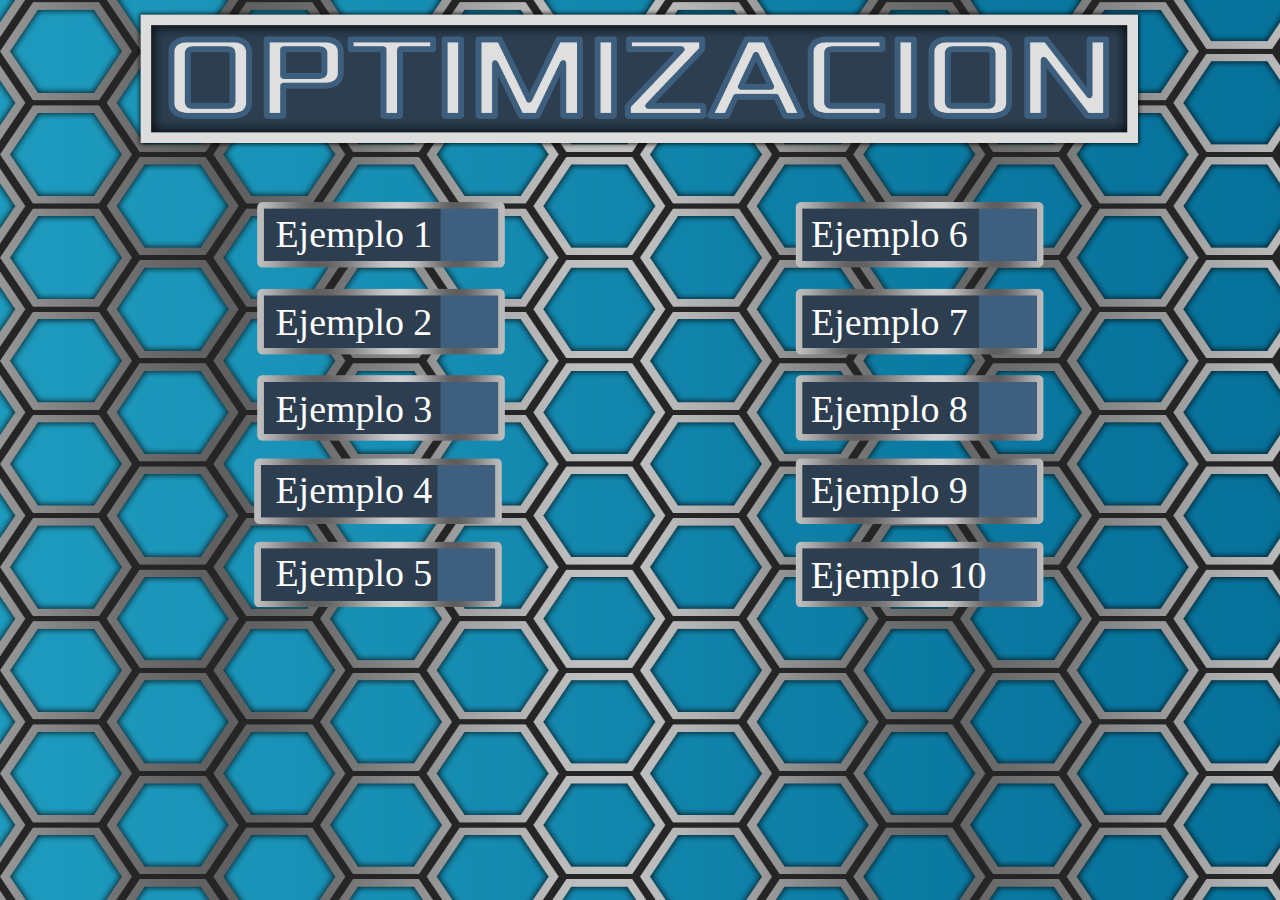
<file: index.html>
<!DOCTYPE html>
<html lang="en">

<head>
    <title></title>
    <meta charset="UTF-8">
    <meta name="viewport" content="width=device-width, initial-scale=1">
    <style>
        @font-face {
            font-family: "Shine";
            src: url('./common_resources/Xolonium-Regular.ttf') format("truetype");
        }
        body {
            background-repeat: round;
            background-image: url("./common_resources/fondo.png")
        }
        svg
        {
            width: 80%;
        }
        text{
            cursor: pointer;
        }
    </style>
</head>

<body><center>
    <svg xmlns="http://www.w3.org/2000/svg" xmlns:xlink="http://www.w3.org/1999/xlink" viewBox="0 0 1699 1007">
        <defs>
            <style>
                .cls-1 {
                    font-size: 63.69px;
                    fill: #fff;
                    font-family: Xolonium, Xolonium
                }
            </style>
            <image id="image" width="416" height="110" xlink:href="[data-uri]"
            />
        </defs>
        <title>
            MenuSVG_2
        </title>
        <g id="Capa_2" data-name="Capa 2">
            <g id="Formas">
                <g id="F_RectOpti_Imagen" data-name="F_RectOpti Imagen">
                    <image id="F_RectOpti_Imagen-2" width="1699" height="239" data-name="F_RectOpti Imagen" xlink:href="[data-uri]"
                    />
                </g>
                <g id="Ejemplos">
                    <g id="F_RectEj1_Imagen" data-name="F_RectEj1 Imagen">
                        <image id="F_RectEj1_Imagen-2" width="416" height="110" data-name="F_RectEj1 Imagen" transform="translate(207 326)" xlink:href="[data-uri]"
                        />
                    </g>
                    <g id="F_RectEj2_Imagen" data-name="F_RectEj2 Imagen">
                        <image id="F_RectEj2_Imagen-2" width="416" height="110" data-name="F_RectEj2 Imagen" transform="translate(207 472)" xlink:href="[data-uri]"
                        />
                    </g>
                    <g id="F_RectEj3_Imagen" data-name="F_RectEj3 Imagen">
                        <image id="F_RectEj3_Imagen-2" width="416" height="110" data-name="F_RectEj3 Imagen" transform="translate(207 617)" xlink:href="[data-uri]"
                        />
                    </g>
                    <g id="F_RectEj6_Imagen" data-name="F_RectEj6 Imagen">
                        <image id="F_RectEj6_Imagen-2" width="416" height="110" data-name="F_RectEj6 Imagen" transform="translate(1112 326)" xlink:href="[data-uri]"
                        />
                    </g>
                    <g id="F_RectEj7_Imagen" data-name="F_RectEj7 Imagen">
                        <image id="F_RectEj7_Imagen-2" width="416" height="110" data-name="F_RectEj7 Imagen" transform="translate(1112 472)" xlink:href="[data-uri]"
                        />
                    </g>
                    <g id="F_RectEj8_Imagen" data-name="F_RectEj8 Imagen">
                        <use id="F_RectEj8_Imagen-2" data-name="F_RectEj8 Imagen" transform="translate(1112 617)" xlink:href="#image" />
                    </g>
                    <g id="F_RectEj9_Imagen" data-name="F_RectEj9 Imagen">
                        <use id="F_RectEj9_Imagen-2" data-name="F_RectEj9 Imagen" transform="translate(1112 757)" xlink:href="#image" />
                    </g>
                    <g id="F_RectEj10_Imagen" data-name="F_RectEj10 Imagen">
                        <use id="F_RectEj10_Imagen-2" data-name="F_RectEj10 Imagen" transform="translate(1112 897)" xlink:href="#image" />
                    </g>
                    <g id="F_RectEj4_Imagen" data-name="F_RectEj4 Imagen">
                        <use id="F_RectEj4_Imagen-2" data-name="F_RectEj4 Imagen" transform="translate(202 757)" xlink:href="#image" />
                    </g>
                    <g id="F_RectEj5_Imagen" data-name="F_RectEj5 Imagen">
                        <use id="F_RectEj5_Imagen-2" data-name="F_RectEj5 Imagen" transform="translate(202 897)" xlink:href="#image" />
                    </g>
                </g>
            </g>
            <g id="Texto">
                <g id="OPTIMIZACION_Imagen" data-name="OPTIMIZACION Imagen">
                    <image id="OPTIMIZACION_Imagen-2" width="1586" height="143" data-name="OPTIMIZACION Imagen" transform="translate(55 45)"
                        xlink:href="[data-uri]"
                    />
                </g>
                <text id="Ejemplo1" class="cls-1" data-name="Ejemplo 1" transform="translate(237.71 401.41)">
                    <tspan>Ejemplo 1</tspan>
                </text>
                <text id="Ejemplo2" class="cls-1" data-name="Ejemplo 2" transform="translate(237.71 549.71)">
                    <tspan>Ejemplo 2</tspan>
                </text>
                <text id="Ejemplo3" class="cls-1" data-name="Ejemplo 3" transform="translate(237.71 695.79)">
                    <tspan>Ejemplo 3</tspan>
                </text>
                <text id="Ejemplo4" class="cls-1" data-name="Ejemplo 4" transform="translate(237.71 831.79)">
                    <tspan>Ejemplo 4</tspan>
                </text>
                <text id="Ejemplo5" class="cls-1" data-name="Ejemplo 5" transform="translate(237.71 971.79)">
                    <tspan>Ejemplo 5</tspan>
                </text>
                <text id="Ejemplo6" class="cls-1" data-name="Ejemplo 6" transform="translate(1137.52 401.41)">
                    <tspan>Ejemplo 6</tspan>
                </text>
                <text id="Ejemplo7" class="cls-1" data-name="Ejemplo 7" transform="translate(1137.52 549.71)">
                    <tspan>Ejemplo 7</tspan>
                </text>
                <text id="Ejemplo8" class="cls-1" data-name="Ejemplo 8" transform="translate(1137.52 695.79)">
                    <tspan>Ejemplo 8</tspan>
                </text>
                <text id="Ejemplo9" class="cls-1" data-name="Ejemplo 9" transform="translate(1137.52 831.79)">
                    <tspan>Ejemplo 9</tspan>
                </text>
                <text id="Ejemplo10" class="cls-1" data-name="Ejemplo 10" transform="translate(1137.09 973.79)">
                    Ejemplo 10
                </text>
            </g>
        </g>
    </svg></center>
    <script type="text/javascript" src="./common_resources/jquery-3.2.1.js"></script>
    <script>
        $(document).ready(function()
        {
            for(var i = 1; i<= 10; i++)
            {
                $("#Ejemplo" + i.toString()).click(function(){
                    window.location.href = $(this).attr("id").toString() + "/index.html";
                });
            }
        });
    </script>
</body>


</html>
</file>
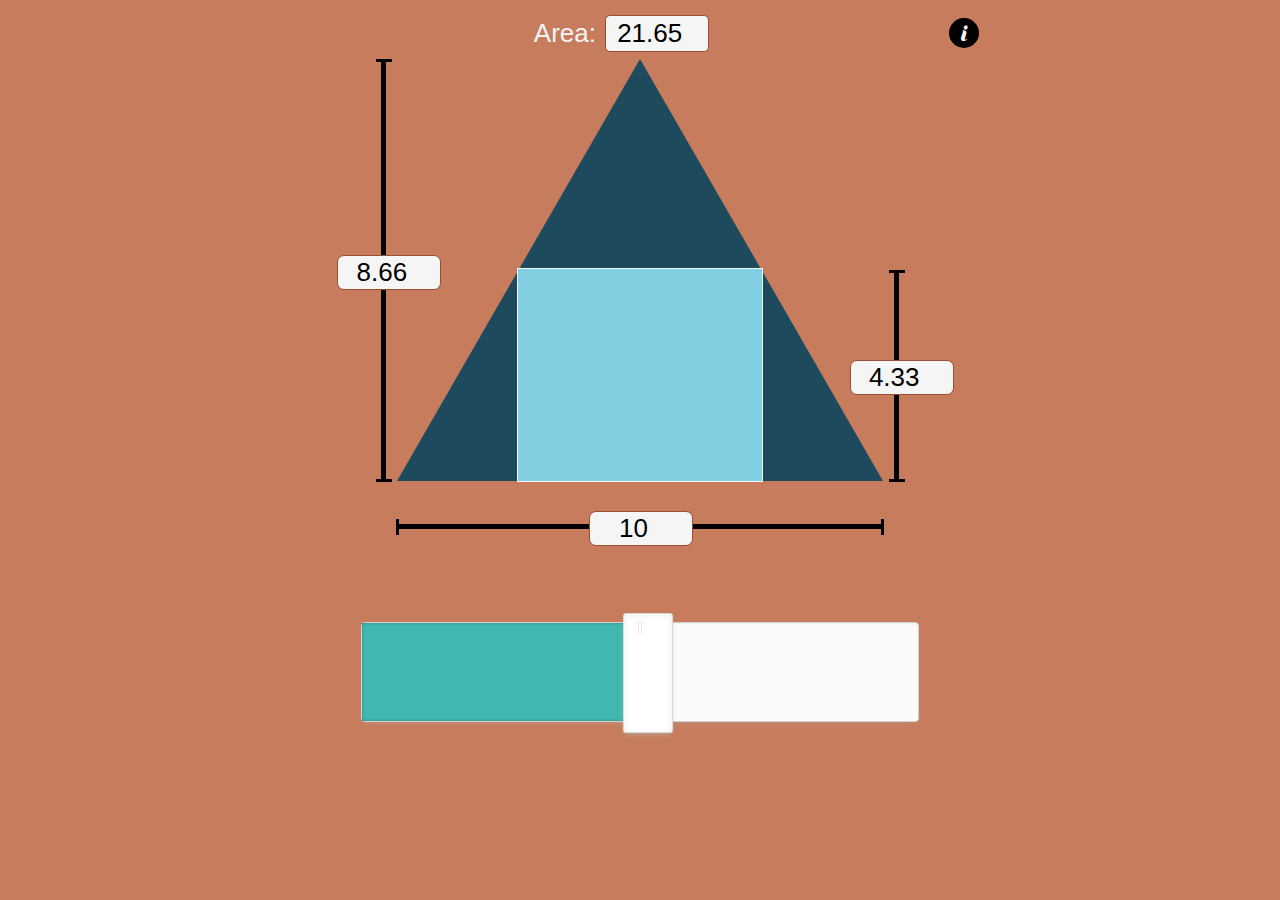
<file: Ejemplo1/index.html>
<html>
    <head>
        <meta charset="utf-8">
            <meta content="width=device-width, initial-scale=1, user-scalable=0" name="viewport">
                <link href="../common_resources/nouislider.css" rel="stylesheet" type="text/css"/>
                <link href="style.css" rel="stylesheet" type="text/css"/>
            </meta>
        </meta>
    </head>
    <body>
        <div class="container">
            <div class="description" id="description">
                Encuentre las dimensiones del rectángulo de mayor área que puede ser inscrito en un triángulo equilátero de lado
                <i>
                    L
                </i>
                si uno de los lados del rectángulo se encuentra sobre la base del triángulo.
            </div>
            <div class="infoCircle" id="infoCircle">
                <div class="info">
                    i
                </div>
            </div>
            <div class="area data">
                <label for="area">
                    Area:
                </label>
                <input id="area" step="0.02" type="number" value="0.0"/>
            </div>
            <div class="square">
                <div class="rectangle">
                </div>
                <div class="triangle">
                </div>
                <div class="verticall">
                    <div class="minihorizontaltop">
                    </div>
                    <div class="rheight">
                        <input id="rheight" size="3" step="0.02" type="number"/>
                    </div>
                    <div class="minihorizontalbottom">
                    </div>
                </div>
                <div class="horizontall">
                    <div class="miniverticalleft">
                    </div>
                    <div class="tlado">
                        <input id="tlado" min="0.01" step="0.02" type="number" value="10"/>
                    </div>
                    <div class="miniverticalright">
                    </div>
                </div>
                <div class="verticall2">
                    <div class="minihorizontaltop">
                    </div>
                    <div class="rheight">
                        <input id="theight" size="3" step="0.02" type="number"/>
                    </div>
                    <div class="minihorizontalbottom">
                    </div>
                </div>
            </div>
            <div class="myrangeslider" id="slider">
            </div>
        </div>
        <!--scripts-->
        <script src="../common_resources/jquery-3.2.1.js" type="text/javascript">
        </script>
        <script src="../common_resources/nouislider.js" type="text/javascript">
        </script>
        <script src="logic.js" type="text/javascript">
        </script>
    </body>
</html>
</file>
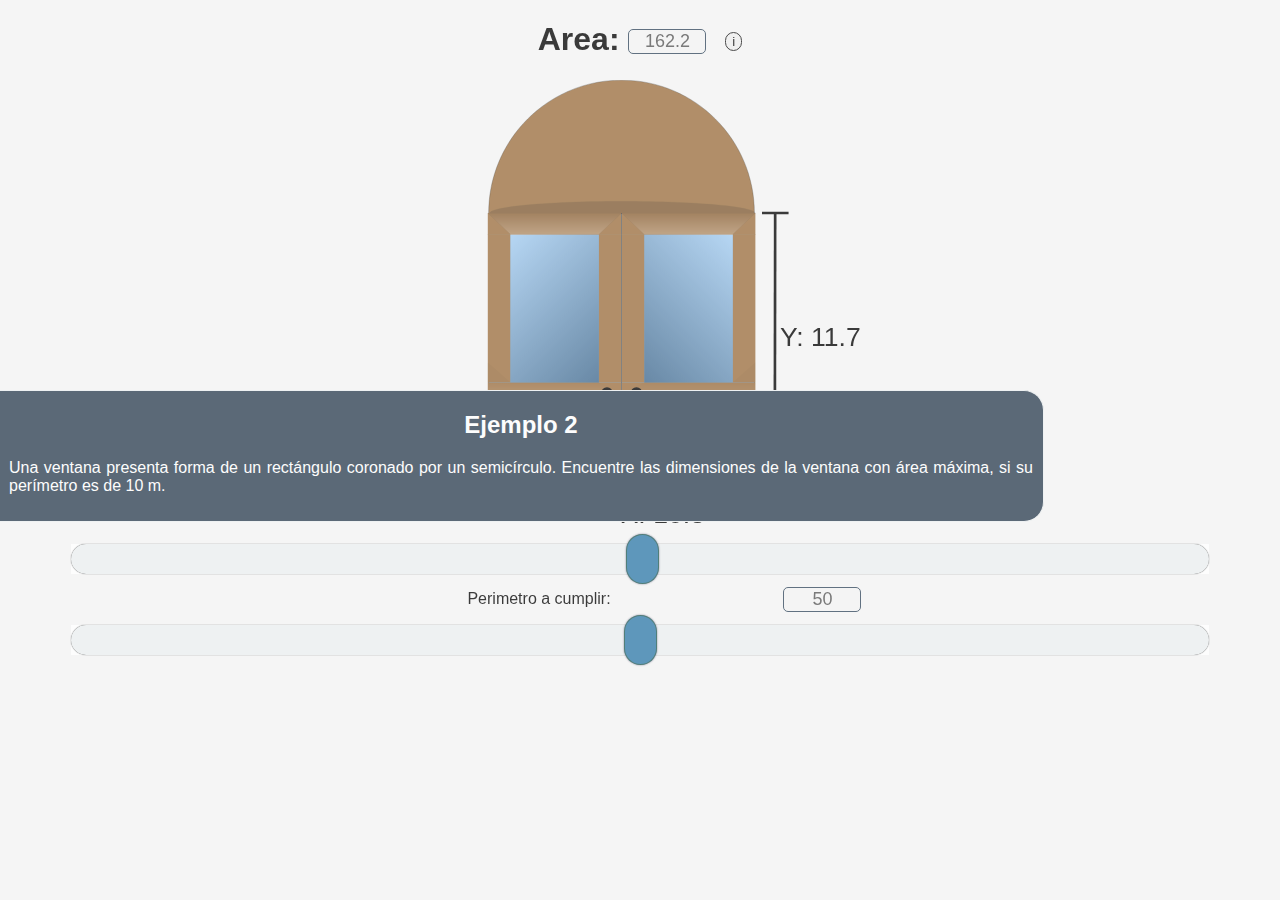
<file: Ejemplo2/index.html>
<!DOCTYPE html>
<html lang="es">

<head>
    <title></title>
    <meta charset="UTF-8">
    <meta name="viewport" content="width=device-width, initial-scale=1">
    <link rel="stylesheet" type="text/css" href="style.css">
    <link rel="stylesheet" type="text/css" href="style_svg.css">
    <link rel="stylesheet" type="text/css" href="../common_resources/nouislider.css" />

</head>

<body >
    <h1>Area:  <input style="vertical-align: middle" type="text" disabled id="area" />
        <button id="infoBtn" class="info">i</button>
    </h1>
    <div id="infoBox">
        <h2>Ejemplo 2</h2>
        <p>
            Una ventana presenta forma de un rectángulo coronado por un semicírculo. Encuentre las
            dimensiones de la ventana con área máxima, si su perímetro es de 10 m.
        </p>
    </div>
    <svg id="mySVG" xmlns="http://www.w3.org/2000/svg" xmlns:xlink="http://www.w3.org/1999/xlink" viewBox="0 0 1161.59 1693.5">
        <defs>

            <linearGradient id="Degradado_sin_nombre_23" x1="36.75" y1="636.75" x2="482.25" y2="1082.25" gradientUnits="userSpaceOnUse">
                <stop offset="0" stop-color="#fff" />
                <stop offset="1" />
            </linearGradient>
            <linearGradient id="Degradado_sin_nombre_23-2" x1="121.75" y1="1182.75" x2="398.25" y2="1459.25" xlink:href="#Degradado_sin_nombre_23"
            />
            <linearGradient id="Degradado_sin_nombre_44" x1="260" y1="1064" x2="260" y2="1273.1" gradientUnits="userSpaceOnUse">
                <stop offset="0.34" stop-color="#42210b" />
                <stop offset="0.52" stop-color="#fff" />
                <stop offset="0.73" stop-color="#42210b" />
            </linearGradient>
            <linearGradient id="Degradado_sin_nombre_30" x1="261.25" y1="1421" x2="261.25" y2="1503" gradientUnits="userSpaceOnUse">
                <stop offset="0" stop-color="#fff" />
                <stop offset="1" stop-color="#42210b" />
            </linearGradient>
            <linearGradient id="Degradado_sin_nombre_30-2" x1="259.75" y1="581" x2="259.75" y2="501" xlink:href="#Degradado_sin_nombre_30"
            />
            <linearGradient id="Degradado_sin_nombre_23-3" x1="532.25" y1="636.75" x2="977.75" y2="1082.25" gradientTransform="matrix(1, 0, 0, -1, 8.5, 1719)"
                xlink:href="#Degradado_sin_nombre_23" />
            <linearGradient id="Degradado_sin_nombre_23-4" x1="617.25" y1="1182.75" x2="893.75" y2="1459.25" gradientTransform="matrix(1, 0, 0, -1, 7.5, 2642)"
                xlink:href="#Degradado_sin_nombre_23" />
            <linearGradient id="Degradado_sin_nombre_71" x1="755.5" y1="1064" x2="755.5" y2="1302" gradientTransform="matrix(-1, 0, 0, 1, 1518.5, 0)"
                gradientUnits="userSpaceOnUse">
                <stop offset="0.3" stop-color="#42210b" />
                <stop offset="0.53" stop-color="#f7f6f5" />
                <stop offset="0.75" stop-color="#42210b" />
            </linearGradient>
            <linearGradient id="Degradado_sin_nombre_30-3" x1="756.75" y1="1421" x2="756.75" y2="1503" gradientTransform="matrix(-1, 0, 0, 1, 1518.5, 0)"
                xlink:href="#Degradado_sin_nombre_30" />
            <linearGradient id="Degradado_sin_nombre_30-4" x1="755.25" y1="581" x2="755.25" y2="501" gradientTransform="matrix(-1, 0, 0, 1, 1518.5, 0)"
                xlink:href="#Degradado_sin_nombre_30" />
        </defs>
        <title>Recurso 1</title>
        <g id="Capa_2" data-name="Capa 2">
            <g id="Capa_1-2" data-name="Capa 1">
                <g id="Ventana">
                    <g id="VentanaBot">
                        <polyline id="Rectangulo" class="cls-1" points="11.5 501.5 11.5 1503 1011.5 1503 1011.5 501.5" />
                        <g id="RectanguloIzq">
                            <g id="Solids">
                                <rect id="background" class="cls-2" x="11.5" y="502" width="500" height="1001" />
                                <rect id="SolidTop" class="cls-3" x="8" y="500.5" width="503" height="82" />
                                <rect id="SolidTopLeft" class="cls-3" x="8" y="580.5" width="85" height="558" />
                                <rect id="SolidTopRight" class="cls-3" x="426" y="580.5" width="85" height="558" />
                                <rect id="SolidMid" class="cls-3" x="8" y="1138.5" width="503" height="82" />
                                <rect id="SolidBotLeft" class="cls-3" x="8" y="1220.5" width="75" height="282" />
                                <rect id="SolidBotRight" class="cls-3" x="436" y="1220.5" width="75" height="282" />
                                <rect id="SolidBot" class="cls-3" x="10" y="1420.5" width="503" height="82" />
                            </g>
                            <g id="Shadows">
                                <rect id="ShadowGlassTop" class="cls-4" x="93" y="580.5" width="333" height="558" />
                                <rect id="ShadowGlassBot" class="cls-5" x="83.5" y="1221" width="353" height="200" />
                                <polygon id="ShadowMid" class="cls-6" points="8.5 1064 93.5 1139 426.5 1139 511.5 1180 436.5 1221 83.5 1221 8.5 1273.1 8.5 1064"
                                />
                                <polygon id="ShadowBot" class="cls-7" points="9.75 1503 83.25 1421 436.25 1421 512.75 1503 9.75 1503" />
                                <polygon id="ShadowTop" class="cls-8" points="8.25 501 93.25 581 426.25 581 511.25 501 8.25 501" />
                            </g>
                            <circle id="PerillaIzq" class="cls-9" cx="456.5" cy="1179" r="20" />
                        </g>
                        <g id="RectanguloDer">
                            <g id="Solids-2" data-name="Solids">
                                <rect id="background-2" data-name="background" class="cls-2" x="511.5" y="502" width="500" height="1001" transform="translate(1523 2005) rotate(-180)"
                                />
                                <rect id="SolidTop-2" data-name="SolidTop" class="cls-3" x="512" y="500.5" width="503" height="82" transform="translate(1527 1083) rotate(-180)"
                                />
                                <rect id="SolidTopLeft-2" data-name="SolidTopLeft" class="cls-3" x="930" y="580.5" width="85" height="558" transform="translate(1945 1719) rotate(-180)"
                                />
                                <rect id="SolidTopRight-2" data-name="SolidTopRight" class="cls-3" x="512" y="580.5" width="85" height="558" transform="translate(1109 1719) rotate(-180)"
                                />
                                <rect id="SolidMid-2" data-name="SolidMid" class="cls-3" x="512" y="1138.5" width="503" height="82" transform="translate(1527 2359) rotate(-180)"
                                />
                                <rect id="SolidBotLeft-2" data-name="SolidBotLeft" class="cls-3" x="940" y="1220.5" width="75" height="282" transform="translate(1955 2723) rotate(-180)"
                                />
                                <rect id="SolidBotRight-2" data-name="SolidBotRight" class="cls-3" x="512" y="1220.5" width="75" height="282" transform="translate(1099 2723) rotate(-180)"
                                />
                                <rect id="SolidBot-2" data-name="SolidBot" class="cls-3" x="510" y="1420.5" width="503" height="82" transform="translate(1523 2923) rotate(-180)"
                                />
                            </g>
                            <g id="Shadows-2" data-name="Shadows">
                                <rect id="ShadowGlassTop-2" data-name="ShadowGlassTop" class="cls-10" x="597" y="580.5" width="333" height="558" transform="translate(1527 1719) rotate(-180)"
                                />
                                <rect id="ShadowGlassBot-2" data-name="ShadowGlassBot" class="cls-11" x="586.5" y="1221" width="353" height="200" transform="translate(1526 2642) rotate(-180)"
                                />
                                <polygon id="ShadowMid-2" data-name="ShadowMid" class="cls-12" points="1014.5 1064 929.5 1139 596.5 1139 511.5 1180 586.5 1221 939.5 1221 1014.5 1302 1014.5 1064"
                                />
                                <polygon id="ShadowBot-2" data-name="ShadowBot" class="cls-13" points="1013.25 1503 939.75 1421 586.75 1421 510.25 1503 1013.25 1503"
                                />
                                <polygon id="ShadowTop-2" data-name="ShadowTop" class="cls-14" points="1014.75 501 929.75 581 596.75 581 511.75 501 1014.75 501"
                                />
                            </g>
                            <circle id="PerillaDer" class="cls-9" cx="567.5" cy="1179" r="20" />
                        </g>
                    </g>
                    <g id="SemiCirculo">
                        <path id="Background-3" data-name="Background" class="cls-15" d="M1011.25,500.5c0-276.14-223.86-500-500-500s-500,223.86-500,500"
                        />
                        <path id="Shadow" class="cls-16" d="M1014.75,501.56c0-24.95-223.86-45.17-500-45.17s-500,20.23-500,45.17" />
                    </g>
                </g>
                <g id="Acotaciones">
                    <g id="AcotX">
                        <line id="lineX" class="cls-17" x1="1008" y1="1577.5" x2="8" y2="1577.5" />
                        <line id="Izq" class="cls-17" x1="5" y1="1527.5" x2="5" y2="1627.5" />
                        <line id="Der" class="cls-17" x1="1007" y1="1527.5" x2="1007" y2="1627.5" />
                        <text class="cls-18" transform="translate(508 1668.5)">X: <tspan id="lbl_x"></tspan> </text>
                    </g>
                    <g id="AcotY">
                        <line id="lineY" class="cls-17" x1="1088" y1="1503.5" x2="1089.47" y2="503.5" />
                        <line id="Top" class="cls-17" x1="1140" y1="500.5" x2="1040" y2="500.35" />
                        <line id="Abajo" class="cls-17" x1="1138" y1="1502.5" x2="1038" y2="1502.35" />
                        <text class="cls-18" transform="translate(1107.49 1000.5)">Y: <tspan id="lbl_y"> </tspan></text>
                    </g>
                </g>
            </g>
        </g>
    </svg>
    <div id="controls">
        <div>
            <input class="slider" min="1" max="19.5" step="0.1" type="range" id="mySlider_x" />
        </div>
        <table>
            <tr>
                <td>
                    <label for="mySlider_per">Perimetro a cumplir: </label>
                </td>
                <td>
                    <input type="text" id="input_per" disabled />
                </td>
            </tr>
        </table>
        <div> 
            <input class="slider" min="0" max="100" step="0.1" type="range" id="mySlider_per" />
        </div>
    </div>
</body>
<!--scripts-->
<script type="text/javascript" src="../common_resources/jquery-3.2.1.js"></script>
<script type="text/javascript" src="../common_resources/nouislider.js"></script>
<script type="text/javascript" src="logic.js"></script>

</html>
</file>
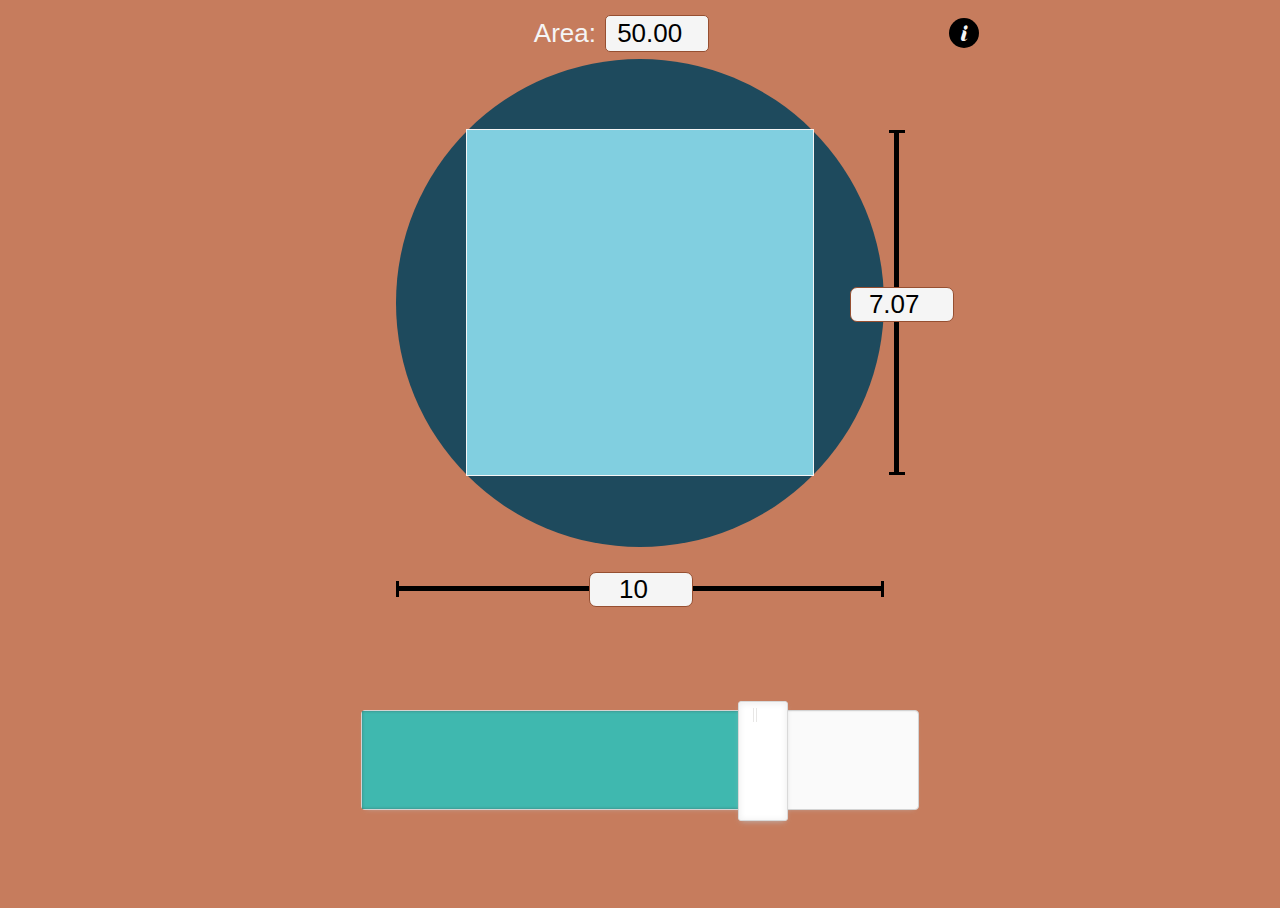
<file: Ejemplo3/index.html>
<html>
    <head>
        <meta charset="utf-8">
            <meta content="width=device-width, initial-scale=1, user-scalable=0" name="viewport">
                <link href="../common_resources/nouislider.css" rel="stylesheet" type="text/css"/>
                <link href="style.css" rel="stylesheet" type="text/css"/>
            </meta>
        </meta>
    </head>
    <body>
        <div class="container">
            <div class="description" id="description">
                Encuentre las dimensiones del rectángulo de mayor área que puede ser inscrito en un circulo de diametro.
                <i>
                    D
                </i>
            </div>
            <div class="infoCircle" id="infoCircle">
                <div class="info">
                    i
                </div>
            </div>
            <div class="area data">
                <label for="area">
                    Area:
                </label>
                <input id="area" step="0.02" type="number" value="0.0"/>
            </div>
            <div class="square">
                <div class="rectangle">
                </div>
                <div class="circle">
                </div>
                <div class="verticall">
                    <div class="minihorizontaltop">
                    </div>
                    <div class="rheight">
                        <input id="rheight" size="3" step="0.02" type="number"/>
                    </div>
                    <div class="minihorizontalbottom">
                    </div>
                </div>
                <div class="horizontall">
                    <div class="miniverticalleft">
                    </div>
                    <div class="tlado">
                        <input id="tlado" min="0.01" step="0.02" type="number" value="10"/>
                    </div>
                    <div class="miniverticalright">
                    </div>
                </div>
            </div>
            <div class="myrangeslider" id="slider">
            </div>
        </div>
        <!--scripts-->
        <script src="../common_resources/jquery-3.2.1.js" type="text/javascript">
        </script>
        <script src="../common_resources/nouislider.js" type="text/javascript">
        </script>
        <script src="logic.js" type="text/javascript">
        </script>
    </body>
</html>
</file>
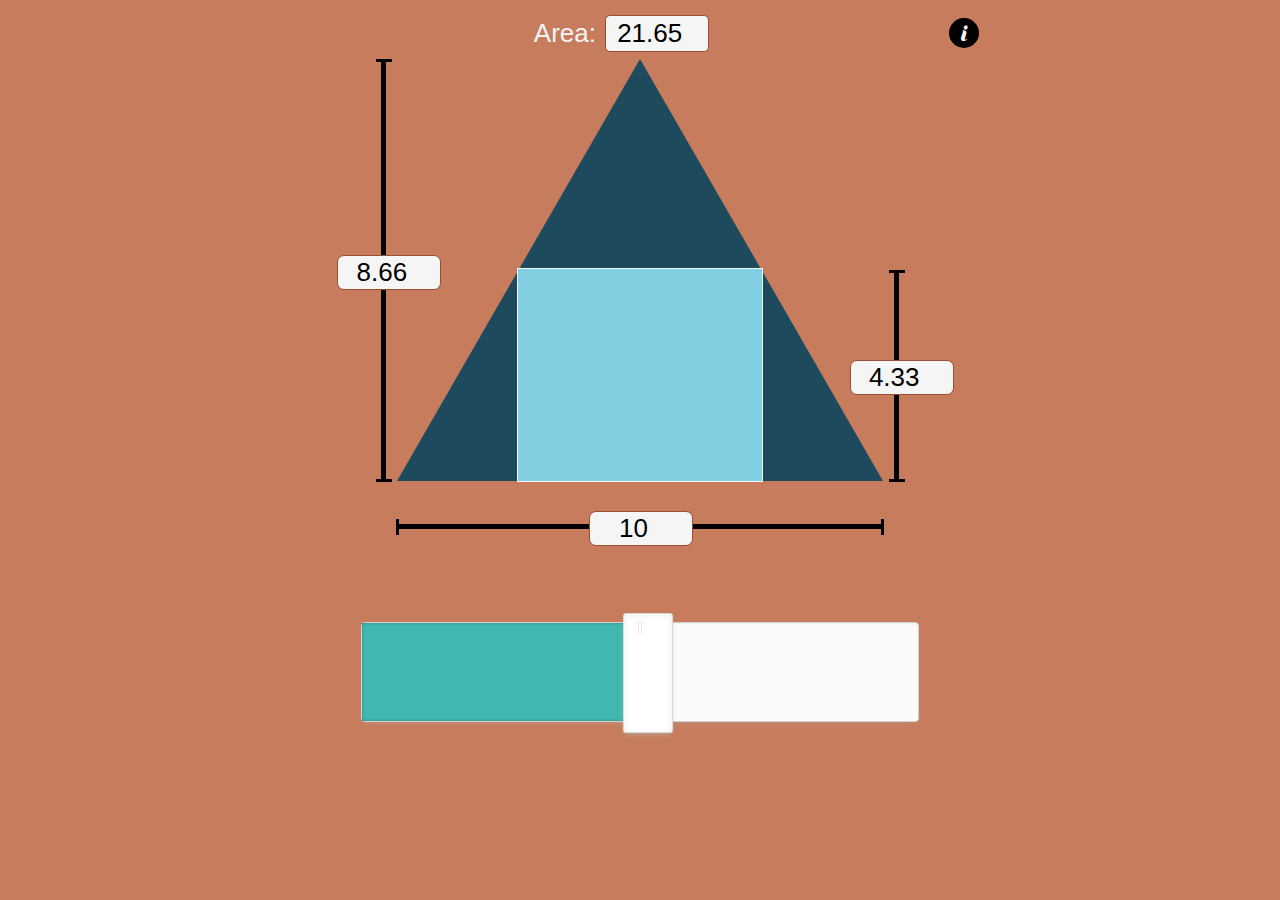
<file: Ejemplo_1/index.html>
<html>

<head>
    <meta charset="UTF-8">
    <meta name="viewport" content="width=device-width, initial-scale=1, user-scalable=0">
    <link rel="stylesheet" type="text/css" href="../common_resources/nouislider.css" />
    <link rel="stylesheet" type="text/css" href="style.css" />
</head>

<body>
    <div class="container">
        <div id="description" class="description">
            Encuentre las dimensiones del rectángulo de mayor área que puede ser inscrito en un triángulo equilátero de lado <i>L</i> si uno de los lados del rectángulo se encuentra sobre la base del triángulo.
        </div>
        <div id="infoCircle" class="infoCircle">
            <div class="info">i</div>
        </div>
        <div class="area data">
            <label for="area"> Area: </label>
            <input id="area" type="number" value="0.0" step="0.02" />
        </div>
        <div class="square">
            <div class="rectangle"></div>
            <div class="triangle"></div>
            <div class="verticall">
                <div class="minihorizontaltop"></div>
                <div class="rheight">
                    <input id="rheight" type="number" size="3" step="0.02" />
                </div>
                <div class="minihorizontalbottom"></div>
            </div>
            <div class="horizontall">
                <div class="miniverticalleft"></div>
                <div class="tlado">
                    <input id="tlado" type="number" value="10" step="0.02" min="0.01" />
                </div>
                <div class="miniverticalright"></div>
            </div>
            <div class="verticall2">
                <div class="minihorizontaltop"></div>
                <div class="rheight">
                    <input id="theight" type="number" size="3" step="0.02" />
                </div>
                <div class="minihorizontalbottom"></div>
            </div>
        </div>
        <div id="slider" class="myrangeslider"></div>
    </div>
    <!--scripts-->
    <script type="text/javascript" src="../common_resources/jquery-3.2.1.js"></script>
    <script type="text/javascript" src="../common_resources/nouislider.js"></script>
    <script type="text/javascript" src="logic.js"></script>
</body>

</html>
</file>
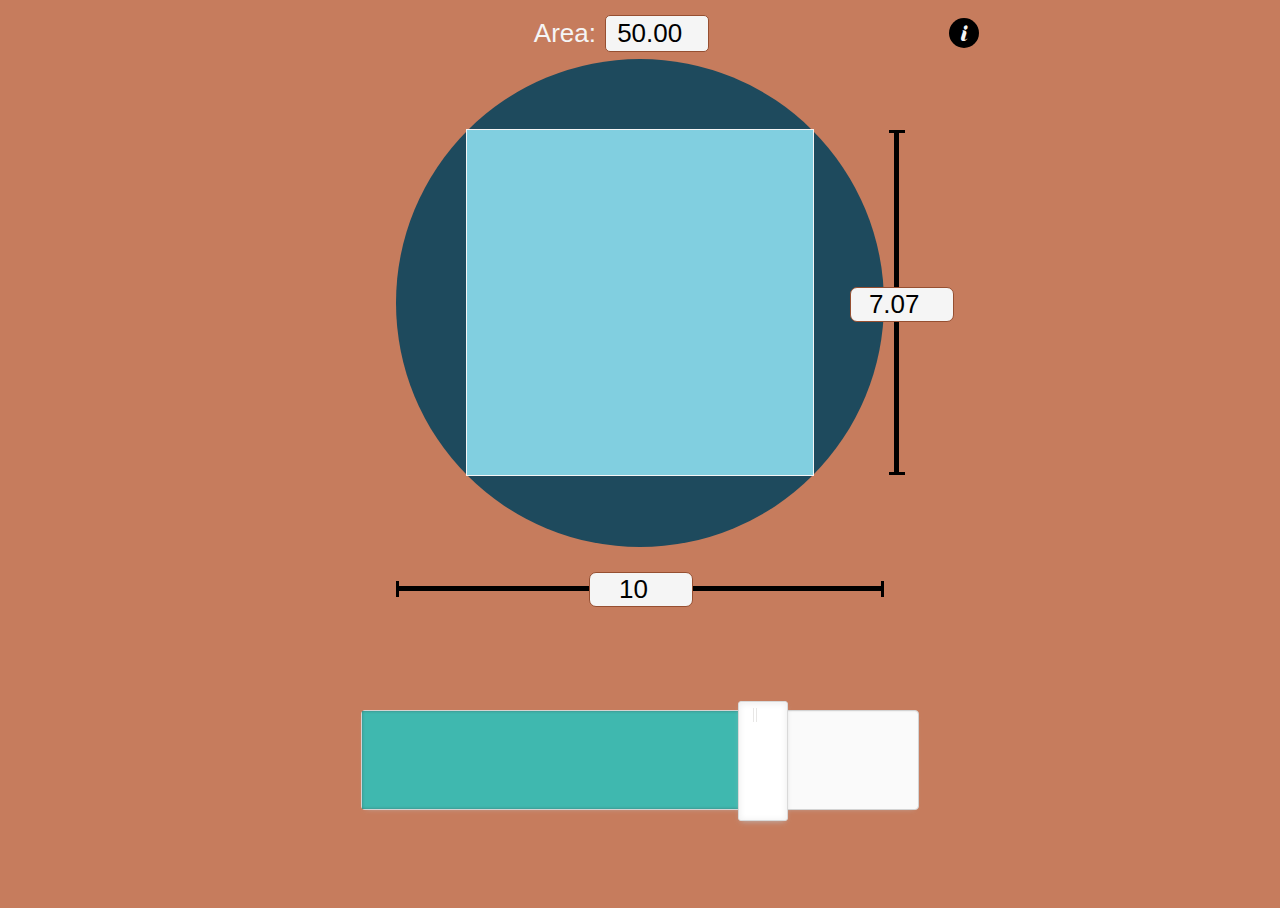
<file: Ejemplo_3/index.html>
<html>

<head>
    <meta charset="UTF-8">
    <meta name="viewport" content="width=device-width, initial-scale=1, user-scalable=0">
    <link rel="stylesheet" type="text/css" href="../common_resources/nouislider.css" />
    <link rel="stylesheet" type="text/css" href="style.css" />
</head>

<body>
    <div class="container">
        <div class="infoCircle">
            <div class="info">i</div>
        </div>
        <div class="area data">
            <label for="area"> Area: </label>
            <input id="area" type="number" value="0.0" step="0.02" />
        </div>
        <div class="square">
            <div class="rectangle"></div>
            <div class="circle"></div>
            <div class="verticall">
                <div class="minihorizontaltop"></div>
                <div class="rheight">
                    <input id="rheight" type="number" size="3" step="0.02" />
                </div>
                <div class="minihorizontalbottom"></div>
            </div>
            <div class="horizontall">
                <div class="miniverticalleft"></div>
                <div class="tlado">
                    <input id="tlado" type="number" value="10" step="0.02" min="0.01" />
                </div>
                <div class="miniverticalright"></div>
            </div>
        </div>
        <div id="slider" class="myrangeslider"></div>
    </div>
    <!--scripts-->
    <script type="text/javascript" src="../common_resources/jquery-3.2.1.js"></script>
    <script type="text/javascript" src="../common_resources/nouislider.js"></script>
    <script type="text/javascript" src="logic.js"></script>
</body>

</html>
</file>
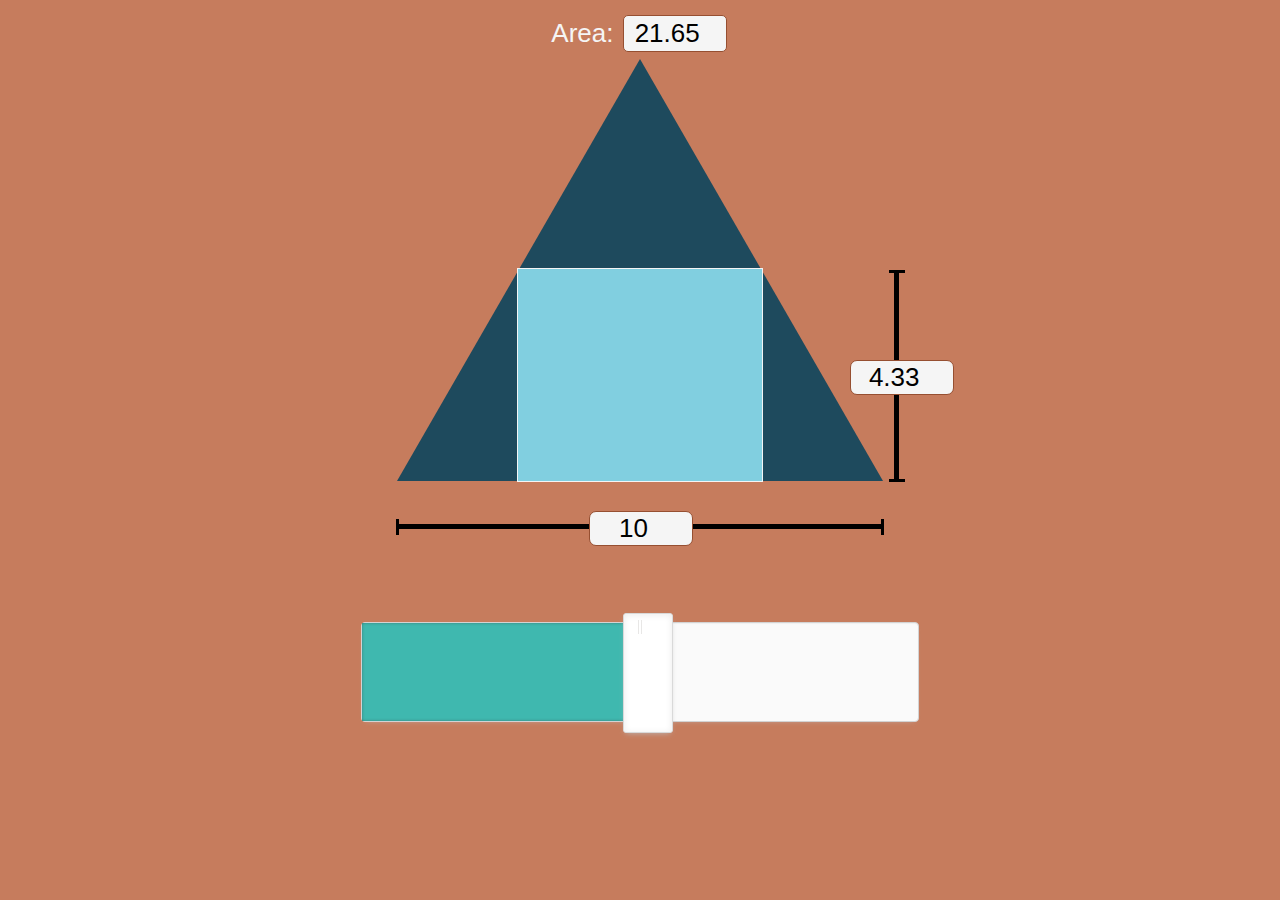
<file: Ejemplo1/ejemplo1.html>
<html>

<head>
    <meta name="viewport" content="width=device-width, initial-scale=0.5, maximum-scale=0.5, user-scalable=0" charset="UTF-8" />
    <!--320-->
    <link rel="stylesheet" type="text/css" href="../common_resources/nouislider.css" />
    <link rel="stylesheet" type="text/css" href="style.css" />
</head>

<body>
    <div class="container">
        <div class="area data">
            <label for="area"> Area: </label>
            <input id="area" type="number" value="0.0" step="0.02" />
        </div>
        <div class="square">
            <div class="rectangle"></div>
            <div class="triangle"></div>
            <div class="verticall">
                <div class="minihorizontaltop"></div>
                <div class="rheight">
                    <input id="rheight" type="number" size="3" step="0.02" />
                </div>
                <div class="minihorizontalbottom"></div>
            </div>
            <div class="horizontall">
                <div class="miniverticalleft"></div>
                <div class="tlado">
                    <input id="tlado" type="number" value="10" step="0.02" />
                </div>
                <div class="miniverticalright"></div>
            </div>
        </div>
        <div id="slider" class="myrangeslider"></div>
    </div>
    <!--scripts-->
    <script type="text/javascript" src="../common_resources/jquery-3.2.1.js"></script>
    <script type="text/javascript" src="../common_resources/nouislider.js"></script>
    <script type="text/javascript" src="logic.js"></script>
</body>

</html>
</file>
<file: common_resources/nouislider.css>
/*! nouislider - 9.2.0 - 2017-01-11 10:35:35 */
/* Functional styling;
 * These styles are required for noUiSlider to function.
 * You don't need to change these rules to apply your design.
 */
.noUi-target,
.noUi-target * {
  -webkit-touch-callout: none;
  -webkit-tap-highlight-color: rgba(0, 0, 0, 0);
  -webkit-user-select: none;
  -ms-touch-action: none;
  touch-action: none;
  -ms-user-select: none;
  -moz-user-select: none;
  user-select: none;
  -moz-box-sizing: border-box;
  box-sizing: border-box;
}
.noUi-target {
  position: relative;
  direction: ltr;
}
.noUi-base {
  width: 100%;
  height: 100%;
  position: relative;
  z-index: 1;
  /* Fix 401 */
}
.noUi-connect {
  position: absolute;
  right: 0;
  top: 0;
  left: 0;
  bottom: 0;
}
.noUi-origin {
  position: absolute;
  height: 0;
  width: 0;
}
.noUi-handle {
  position: relative;
  z-index: 1;
}
.noUi-state-tap .noUi-connect,
.noUi-state-tap .noUi-origin {
  -webkit-transition: top 0.3s, right 0.3s, bottom 0.3s, left 0.3s;
  transition: top 0.3s, right 0.3s, bottom 0.3s, left 0.3s;
}
.noUi-state-drag * {
  cursor: inherit !important;
}
/* Painting and performance;
 * Browsers can paint handles in their own layer.
 */
.noUi-base,
.noUi-handle {
  -webkit-transform: translate3d(0, 0, 0);
  transform: translate3d(0, 0, 0);
}
/* Slider size and handle placement;
 */
.noUi-horizontal {
  height: 18px;
}
.noUi-horizontal .noUi-handle {
  width: 34px;
  height: 28px;
  left: -17px;
  top: -6px;
}
.noUi-vertical {
  width: 18px;
}
.noUi-vertical .noUi-handle {
  width: 28px;
  height: 34px;
  left: -6px;
  top: -17px;
}
/* Styling;
 */
.noUi-target {
  background: #FAFAFA;
  border-radius: 4px;
  border: 1px solid #D3D3D3;
  box-shadow: inset 0 1px 1px #F0F0F0, 0 3px 6px -5px #BBB;
}
.noUi-connect {
  background: #3FB8AF;
  box-shadow: inset 0 0 3px rgba(51, 51, 51, 0.45);
  -webkit-transition: background 450ms;
  transition: background 450ms;
}
/* Handles and cursors;
 */
.noUi-draggable {
  cursor: ew-resize;
}
.noUi-vertical .noUi-draggable {
  cursor: ns-resize;
}
.noUi-handle {
  border: 1px solid #D9D9D9;
  border-radius: 3px;
  background: #FFF;
  cursor: default;
  box-shadow: inset 0 0 1px #FFF, inset 0 1px 7px #EBEBEB, 0 3px 6px -3px #BBB;
}
.noUi-active {
  box-shadow: inset 0 0 1px #FFF, inset 0 1px 7px #DDD, 0 3px 6px -3px #BBB;
}
/* Handle stripes;
 */
.noUi-handle:before,
.noUi-handle:after {
  content: "";
  display: block;
  position: absolute;
  height: 14px;
  width: 1px;
  background: #E8E7E6;
  left: 14px;
  top: 6px;
}
.noUi-handle:after {
  left: 17px;
}
.noUi-vertical .noUi-handle:before,
.noUi-vertical .noUi-handle:after {
  width: 14px;
  height: 1px;
  left: 6px;
  top: 14px;
}
.noUi-vertical .noUi-handle:after {
  top: 17px;
}
/* Disabled state;
 */
[disabled] .noUi-connect {
  background: #B8B8B8;
}
[disabled].noUi-target,
[disabled].noUi-handle,
[disabled] .noUi-handle {
  cursor: not-allowed;
}
/* Base;
 *
 */
.noUi-pips,
.noUi-pips * {
  -moz-box-sizing: border-box;
  box-sizing: border-box;
}
.noUi-pips {
  position: absolute;
  color: #999;
}
/* Values;
 *
 */
.noUi-value {
  position: absolute;
  text-align: center;
}
.noUi-value-sub {
  color: #ccc;
  font-size: 10px;
}
/* Markings;
 *
 */
.noUi-marker {
  position: absolute;
  background: #CCC;
}
.noUi-marker-sub {
  background: #AAA;
}
.noUi-marker-large {
  background: #AAA;
}
/* Horizontal layout;
 *
 */
.noUi-pips-horizontal {
  padding: 10px 0;
  height: 80px;
  top: 100%;
  left: 0;
  width: 100%;
}
.noUi-value-horizontal {
  -webkit-transform: translate3d(-50%, 50%, 0);
  transform: translate3d(-50%, 50%, 0);
}
.noUi-marker-horizontal.noUi-marker {
  margin-left: -1px;
  width: 2px;
  height: 5px;
}
.noUi-marker-horizontal.noUi-marker-sub {
  height: 10px;
}
.noUi-marker-horizontal.noUi-marker-large {
  height: 15px;
}
/* Vertical layout;
 *
 */
.noUi-pips-vertical {
  padding: 0 10px;
  height: 100%;
  top: 0;
  left: 100%;
}
.noUi-value-vertical {
  -webkit-transform: translate3d(0, 50%, 0);
  transform: translate3d(0, 50%, 0);
  padding-left: 25px;
}
.noUi-marker-vertical.noUi-marker {
  width: 5px;
  height: 2px;
  margin-top: -1px;
}
.noUi-marker-vertical.noUi-marker-sub {
  width: 10px;
}
.noUi-marker-vertical.noUi-marker-large {
  width: 15px;
}
.noUi-tooltip {
  display: block;
  position: absolute;
  border: 1px solid #D9D9D9;
  border-radius: 3px;
  background: #fff;
  color: #000;
  padding: 5px;
  text-align: center;
}
.noUi-horizontal .noUi-tooltip {
  -webkit-transform: translate(-50%, 0);
  transform: translate(-50%, 0);
  left: 50%;
  bottom: 120%;
}
.noUi-vertical .noUi-tooltip {
  -webkit-transform: translate(0, -50%);
  transform: translate(0, -50%);
  top: 50%;
  right: 120%;
}
</file>
<file: Ejemplo1/style.css>
@font-face {
    font-family: "Shine";
    src: url('../common_resources/Shine.ttf') format("truetype");
}

.description {
    position: absolute;
    float: left;
    opacity: 0;
    z-index: -1;
    width: inherit;
    min-height: 50px;
    left: -50px;
    right: 0;
    margin-right: auto;
    margin-left: auto;
    top: 30px;
    border-radius: 10px 10px 10px 10px;
    background-color: #102e5e;
    padding: 10px;
    border: 2px solid whitesmoke;
    transition: opacity 1s;
}

.infoCircle {
    float: right;
    width: 30px;
    height: 30px;
    line-height: 30px;
    text-align: center;
    background-color: black;
    border-radius: 15px;
    margin-right: 10px;
    margin-top: 10px;
    z-index: 2;
}

.info {
    display: inline-block;
    padding: 0;
    margin-top: 2px;
    height: 15px;
    background-color: red;
    font-size: 18px;
    font-family: "Shine", Verdana;
    background-color: transparent;
}

.infoCircle:hover {
    cursor: pointer;
}

.infoCircle:hover > .description {
    top: 0;
}

.container {
    margin-left: auto;
    margin-right: auto;
    width: 100%;
    height: 100%;
    color: whitesmoke;
    opacity: 0;
    transition: opacity 1.5s;
}

.square {
    position: relative;
    margin-right: auto;
    margin-left: auto;
    width: 70%;
    height: 70%;
}

.triangle {
    position: absolute;
    height: 0;
    width: 0;
    margin-left: auto;
    margin-right: auto;
    left: 0;
    right: 0;
    background-color: transparent;
    border-style: solid;
    border-color: transparent transparent #1E4A5D transparent;
}

.rectangle {
    position: absolute;
    margin-left: auto;
    margin-right: auto;
    left: 0;
    right: 0;
    bottom: 0;
    min-height: 2px;
    min-width: 1px;
    background-color: #81CFE0;
    border: 1px solid whitesmoke;
    transition: width 0.5s, height 0.5s;
    z-index: 1;
}

.myrangeslider {
    width: 80%;
    height: 100px;
    /*background-color: red;*/
    margin-right: auto;
    margin-left: auto;
    margin-top: 20%;
}

.noUi-horizontal .noUi-handle {
    width: 50px;
    height: 120px;
    left: -17px;
    top: -10px;
}

.rheight {
    position: absolute;
    height: 35px;
    margin-top: auto;
    margin-bottom: auto;
    top: 0;
    bottom: 0;
    left: -46px;
    z-index: 10;
    background-color: transparent;
}

#rheight {
    height: 100%;
    background-color: whitesmoke;
    text-align: center;
    /*border: none;*/
    border: 1px solid #964F31;
    border-radius: 7px;
}

#theight {
    height: 100%;
    vertical-align: center;
    background-color: whitesmoke;
    text-align: center;
    /*border: none;*/
    border: 1px solid #964F31;
    border-radius: 7px;
}

.verticall {
    width: 5px;
    background-color: black;
    position: absolute;
    left: 102%;
    transition: height 0.5s;
    bottom: 0;
}

.verticall2 {
    height: 100%;
    width: 5px;
    background-color: black;
    position: absolute;
    right: 102%;
    transition: height 0.5s;
    bottom: 0;
}

.minihorizontaltop {
    position: absolute;
    width: 16px;
    height: 3px;
    margin-left: -5px;
    background-color: black;
    top: 0;
}

.minihorizontalbottom {
    position: absolute;
    width: 16px;
    height: 3px;
    margin-left: -5px;
    background-color: black;
    bottom: 0;
}

.horizontall {
    width: 100%;
    height: 5px;
    background-color: black;
    position: absolute;
    top: 110%;
}

.miniverticalright {
    position: absolute;
    width: 3px;
    height: 16px;
    top: -5px;
    background-color: black;
    z-index: 5;
    right: 0;
}

.miniverticalleft {
    position: absolute;
    width: 3px;
    height: 16px;
    top: -5px;
    background-color: black;
    left: 0;
    z-index: 5;
}

.tlado {
    position: absolute;
    width: 106px;
    height: 35px;
    z-index: 2;
    margin-left: auto;
    margin-right: auto;
    left: 0;
    right: 0;
    top: 0;
    bottom: 0;
    margin-top: auto;
    margin-bottom: auto;
    background-color: transparent;
}

#tlado {
    height: 100%;
    background-color: whitesmoke;
    text-align: center;
    /*border: none;*/
    border: 1px solid #964F31;
    border-radius: 7px;
}

.data {
    text-align: center;
    padding: 5px;
    font-size: 26px;
}

input {
    padding: 2px;
    margin: 2px;
    width: 4em;
    border-radius: 5px;
    border: 1px solid #964F31;
    background-color: whitesmoke;
    text-align: center;
    font-size: 26px;
}

body {
    background-color: #C67C5D;
}

* {
    font-family: Arial, Helvetica, sans-serif, Verdana, Geneva, Tahoma;
    background-color: transparent;
}
</file>
<file: Ejemplo2/style.css>
body{
    background-color: whitesmoke;
    opacity: 0;
}
svg{
    height: 0px;
    margin-left: auto;
    margin-right: auto;
}
input[type="text"]
{
    width: 4em;
    text-align: center;
    font-size: 18px;
    border-radius: 5px;
    border: 1px solid #34495e;
}
div table{
    width: 50%;
    margin-left: auto;
    margin-right: auto; 
}
*{
    font-family: Arial, Helvetica, sans-serif;
    text-align: center;   
}

.info
{
  border-radius: 10px;
  box-shadow: none;
  border: 1px solid #141414;
  vertical-align: middle;
  margin-left: 10px;
  cursor: help;
  transition: all 0.8s;
  text-align: center;
  padding-left: 6px;
  padding-right: 6px;
}
.info:hover{
  background-color: #34495e;
  color: whitesmoke;
  border: 1px solid white;
}

 .info:active
{
  background-color: #34495e;
  color: whitesmoke;
  border: 1px solid white;
}

#controls
{
  margin-left: auto;
  margin-right: auto;
  width: 90%;
}

#infoBox
{
  border-radius: 20px;
  border-top-left-radius: 0px;
  border-bottom-left-radius: 0px;
  width: 80%;
  left: -1px;
  height: auto;
  position: absolute;
  vertical-align: middle;
  background-color: #2c3e50;
  color: white;
  margin-left: auto;
  margin-top: auto;
  transition: all 0.8s;
  padding: 10px;
  padding-top: 0px;
  text-justify: inter-ideograph;
  text-align: justify;
  border: 1px solid #ecf0f1;
  border-left: none;
}

#infoBox p
{
  text-justify: inter-ideograph;
  text-align: justify
}


input[type=range].slider {
  -webkit-appearance: none;
  width: 100%;
  margin: 10px 0;
}
input[type=range].slider:focus {
  outline: none;
}
input[type=range].slider::-webkit-slider-runnable-track {
  width: 100%;
  height: 30px;
  cursor: pointer;
  box-shadow: 0px 0px 1px #000000, 0px 0px 0px #0d0d0d;
  background: transparent;
  border-radius: 25px;
  border: 0px solid #34495e;
}
input[type=range].slider::-webkit-slider-thumb {
  box-shadow: 0px 0px 1.9px rgba(9, 0, 62, 0.67), 0px 0px 0px rgba(13, 0, 88, 0.67);
  border: 1px solid rgba(17, 68, 17, 0.57);
  height: 50px;
  width: 33px;
  border-radius: 50px;
  background: #307aa9;
  cursor: pointer;
  -webkit-appearance: none;
  margin-top: -10px;
}
input[type=range].slider:focus::-webkit-slider-runnable-track {
  background: transparent;
}
input[type=range].slider::-moz-range-track {
  width: 100%;
  height: 30px;
  cursor: pointer;
  box-shadow: 0px 0px 1px #000000, 0px 0px 0px #0d0d0d;
  background: transparent;
  border-radius: 25px;
  border: 0px solid #34495e;
}
input[type=range].slider::-moz-range-thumb {
  box-shadow: 0px 0px 1.9px rgba(9, 0, 62, 0.67), 0px 0px 0px rgba(13, 0, 88, 0.67);
  border: 1px solid rgba(17, 68, 17, 0.57);
  height: 50px;
  width: 33px;
  border-radius: 50px;
  background: #307aa9;
  cursor: pointer;
}
input[type=range].slider::-ms-track {
  width: 100%;
  height: 30px;
  cursor: pointer;
  background: transparent;
  border-color: transparent;
  color: transparent;
}
input[type=range].slider::-ms-fill-lower {
  background: transparent;
  border: 0px solid #34495e;
  border-radius: 50px;
  box-shadow: 0px 0px 1px #000000, 0px 0px 0px #0d0d0d;
}
input[type=range].slider::-ms-fill-upper {
  background: transparent;
  border: 0px solid #34495e;
  border-radius: 50px;
  box-shadow: 0px 0px 1px #000000, 0px 0px 0px #0d0d0d;
}
input[type=range].slider::-ms-thumb {
  box-shadow: 0px 0px 1.9px rgba(9, 0, 62, 0.67), 0px 0px 0px rgba(13, 0, 88, 0.67);
  border: 1px solid rgba(17, 68, 17, 0.57);
  height: 50px;
  width: 33px;
  border-radius: 50px;
  background: #307aa9;
  cursor: pointer;
  height: 30px;
}
input[type=range].slider:focus::-ms-fill-lower {
  background: transparent;
}
input[type=range].slider:focus::-ms-fill-upper {
  background: transparent;
}
input[type=range].slider {
  -webkit-appearance: none;
  width: 100%;
  margin: 10px 0;
}
input[type=range].slider:focus {
  outline: none;
}
input[type=range].slider::-webkit-slider-runnable-track {
  width: 100%;
  height: 30px;
  cursor: pointer;
  box-shadow: 0px 0px 1px #000000, 0px 0px 0px #0d0d0d;
  background: #ecf0f1;
  border-radius: 25px;
  border: 0px solid #34495e;
}
input[type=range].slider::-webkit-slider-thumb {
  box-shadow: 0px 0px 1.9px rgba(9, 0, 62, 0.67), 0px 0px 0px rgba(13, 0, 88, 0.67);
  border: 1px solid rgba(17, 68, 17, 0.57);
  height: 50px;
  width: 33px;
  border-radius: 50px;
  background: #307aa9;
  cursor: pointer;
  -webkit-appearance: none;
  margin-top: -10px;
}
input[type=range].slider:focus::-webkit-slider-runnable-track {
  background: #fbfcfc;
}
input[type=range].slider::-moz-range-track {
  width: 100%;
  height: 30px;
  cursor: pointer;
  box-shadow: 0px 0px 1px #000000, 0px 0px 0px #0d0d0d;
  background: #ecf0f1;
  border-radius: 25px;
  border: 0px solid #34495e;
}
input[type=range].slider::-moz-range-thumb {
  box-shadow: 0px 0px 1.9px rgba(9, 0, 62, 0.67), 0px 0px 0px rgba(13, 0, 88, 0.67);
  border: 1px solid rgba(17, 68, 17, 0.57);
  height: 50px;
  width: 33px;
  border-radius: 50px;
  background: #307aa9;
  cursor: pointer;
}
input[type=range].slider::-ms-track {
  width: 100%;
  height: 30px;
  cursor: pointer;
  background: transparent;
  border-color: transparent;
  color: transparent;
}
input[type=range].slider::-ms-fill-lower {
  background: transparent;
  border: 0px solid #34495e;
  border-radius: 50px;
  box-shadow: 0px 0px 1px #000000, 0px 0px 0px #0d0d0d;
}
input[type=range].slider::-ms-fill-upper {
  background: #ecf0f1;
  border: 0px solid #34495e;
  border-radius: 50px;
  box-shadow: 0px 0px 1px #000000, 0px 0px 0px #0d0d0d;
}
input[type=range].slider::-ms-thumb {
  box-shadow: 0px 0px 1.9px rgba(9, 0, 62, 0.67), 0px 0px 0px rgba(13, 0, 88, 0.67);
  border: 1px solid rgba(17, 68, 17, 0.57);
  height: 50px;
  width: 33px;
  border-radius: 50px;
  background: #307aa9;
  cursor: pointer;
  height: 30px;
}
input[type=range].slider:focus::-ms-fill-lower {
  background: transparent;
}
input[type=range].slider:focus::-ms-fill-upper {
  background: #fbfcfc;
}
input[type=range].slider {
  -webkit-appearance: none;
  width: 100%;
  margin: 10px 0;
}
input[type=range].slider:focus {
  outline: none;
}
input[type=range].slider::-webkit-slider-runnable-track {
  width: 100%;
  height: 30px;
  cursor: pointer;
  box-shadow: 0px 0px 1px #000000, 0px 0px 0px #0d0d0d;
  background: #ecf0f1;
  border-radius: 25px;
  border: 0px solid #34495e;
}
input[type=range].slider::-webkit-slider-thumb {
  box-shadow: 0px 0px 1.9px rgba(9, 0, 62, 0.67), 0px 0px 0px rgba(13, 0, 88, 0.67);
  border: 1px solid rgba(17, 68, 17, 0.57);
  height: 50px;
  width: 33px;
  border-radius: 50px;
  background: #307aa9;
  cursor: pointer;
  -webkit-appearance: none;
  margin-top: -10px;
}
input[type=range].slider:focus::-webkit-slider-runnable-track {
  background: #fbfcfc;
}
input[type=range].slider::-moz-range-track {
  width: 100%;
  height: 30px;
  cursor: pointer;
  box-shadow: 0px 0px 1px #000000, 0px 0px 0px #0d0d0d;
  background: #ecf0f1;
  border-radius: 25px;
  border: 0px solid #34495e;
}
input[type=range].slider::-moz-range-thumb {
  box-shadow: 0px 0px 1.9px rgba(9, 0, 62, 0.67), 0px 0px 0px rgba(13, 0, 88, 0.67);
  border: 1px solid rgba(17, 68, 17, 0.57);
  height: 50px;
  width: 33px;
  border-radius: 50px;
  background: #307aa9;
  cursor: pointer;
}
input[type=range].slider::-ms-track {
  width: 100%;
  height: 30px;
  cursor: pointer;
  background: transparent;
  border-color: transparent;
  color: transparent;
}
input[type=range].slider::-ms-fill-lower {
  background: transparent;
  border: 0px solid #34495e;
  border-radius: 50px;
  box-shadow: 0px 0px 1px #000000, 0px 0px 0px #0d0d0d;
}
input[type=range].slider::-ms-fill-upper {
  background: #ecf0f1;
  border: 0px solid #34495e;
  border-radius: 50px;
  box-shadow: 0px 0px 1px #000000, 0px 0px 0px #0d0d0d;
}
input[type=range].slider::-ms-thumb {
  box-shadow: 0px 0px 1.9px rgba(9, 0, 62, 0.67), 0px 0px 0px rgba(13, 0, 88, 0.67);
  border: 1px solid rgba(17, 68, 17, 0.57);
  height: 50px;
  width: 33px;
  border-radius: 50px;
  background: #307aa9;
  cursor: pointer;
  height: 30px;
}
input[type=range].slider:focus::-ms-fill-lower {
  background: transparent;
}
input[type=range].slider:focus::-ms-fill-upper {
  background: #fbfcfc;
}
</file>
<file: Ejemplo2/style_svg.css>
<style> .cls-1, .cls-9 {
    fill: #fff;
}

.cls-1, .cls-11, .cls-12, .cls-13, .cls-14, .cls-15, .cls-16, .cls-17, .cls-2, .cls-5, .cls-6, .cls-7, .cls-8, .cls-9 {
    stroke: #000;
    stroke-miterlimit: 10;
}

.cls-2 {
    fill: #66aceb;
}

.cls-15, .cls-3 {
    fill: #9c6f3e;
}

.cls-10, .cls-11, .cls-4, .cls-5 {
    opacity: 0.4;
}

.cls-4 {
    fill: url(#Degradado_sin_nombre_23);
}

.cls-5 {
    fill: url(#Degradado_sin_nombre_23-2);
}

.cls-12, .cls-6 {
    opacity: 0.05;
}

.cls-6 {
    fill: url(#Degradado_sin_nombre_44);
}

.cls-13, .cls-7 {
    opacity: 0.1;
}

.cls-7 {
    fill: url(#Degradado_sin_nombre_30);
}

.cls-14, .cls-8 {
    opacity: 0.2;
}

.cls-8 {
    fill: url(#Degradado_sin_nombre_30-2);
}

.cls-9 {
    stroke-width: 5px;
}

.cls-10 {
    fill: url(#Degradado_sin_nombre_23-3);
}

.cls-11 {
    fill: url(#Degradado_sin_nombre_23-4);
}

.cls-12 {
    fill: url(#Degradado_sin_nombre_71);
}

.cls-13 {
    fill: url(#Degradado_sin_nombre_30-3);
}

.cls-14 {
    fill: url(#Degradado_sin_nombre_30-4);
}

.cls-16 {
    opacity: 0.18;
}

.cls-17 {
    fill: none;
    stroke-width: 10px;
}

.cls-18 {
    font-size: 100px;
    font-family: Arial, Helvetica, sans-serif, MyriadPro-Regular, Myriad Pro;
}

</style>
</file>
<file: Ejemplo3/style.css>
@font-face {
    font-family: "Shine";
    src: url('../common_resources/Shine.ttf') format("truetype");
}

.description {
    position: absolute;
    float: left;
    opacity: 0;
    z-index: -1;
    width: inherit;
    min-height: 50px;
    left: -50px;
    right: 0;
    margin-right: auto;
    margin-left: auto;
    top: 30px;
    border-radius: 10px 10px 10px 10px;
    background-color: #102e5e;
    padding: 10px;
    border: 2px solid whitesmoke;
    transition: opacity 1s;
}

.infoCircle {
    float: right;
    width: 30px;
    height: 30px;
    line-height: 30px;
    text-align: center;
    background-color: black;
    border-radius: 15px;
    margin-right: 10px;
    margin-top: 10px;
    z-index: 2;
}
.info {
    display: inline-block;
    padding: 0;
    margin-top: 2px;
    height: 15px;
    background-color: red;
    font-size: 18px;
    font-family: "Shine", Verdana;
    background-color: transparent;
}

.infoCircle:hover {
    cursor: pointer;
}

.container {
    position: absolute;
    margin-left: auto;
    margin-right: auto;
    left: 0;
    right: 0;
    width: 100%;
    height: 100%;
    color: whitesmoke;
    opacity: 0;
    transition: opacity 1.5s;
}

.square {
    position: relative;
    margin-right: auto;
    margin-left: auto;
    /*background-color: red;*/
}


.circle {
    position: absolute;
    margin-left: auto;
    margin-right: auto;
    width: 100%;
    height: 100%;
    left: 0;
    right: 0;
    background-color: #1E4A5D;
    border-radius: 50%;
    /*border-style: solid;*/

}

.rectangle {
    position: absolute;
    margin-left: auto;
    margin-right: auto;
    margin-top: auto;
    margin-bottom: auto;
    left: 0;
    right: 0;
    bottom: 0;
    top: 0;
    min-height: 2px;
    min-width: 1px;
    background-color: #81CFE0;
    /*background-color: transparent;*/
    border: 1px solid whitesmoke;
    transition: width 0.5s, height 0.5s;
    z-index: 1;
}

.myrangeslider {
    width: 80%;
    height: 100px;
    /*background-color: red;*/
    margin-right: auto;
    margin-left: auto;
    margin-top: 20%;
}

.noUi-horizontal .noUi-handle {
    width: 50px;
    height: 120px;
    left: -17px;
    top: -10px;
}

.rheight {
    position: absolute;
    height: 35px;
    top: 0;
    bottom: 0;
    margin-top: auto;
    margin-bottom: auto;
    left: -46px;
    z-index: 10;
    background-color: transparent;
}

#rheight {
    height: 100%;
    vertical-align: center;
    background-color: whitesmoke;
    text-align: center;
    /*border: none;*/
    border: 1px solid #964F31;
    border-radius: 7px;
}

#theight {
    height: 100%;
    vertical-align: center;
    background-color: whitesmoke;
    text-align: center;
    /*border: none;*/
    border: 1px solid #964F31;
    border-radius: 7px;
}

.verticall {
    width: 5px;
    background-color: black;
    position: absolute;
    left: 102%;
    transition: height 0.5s;
    margin-top: auto;
    margin-bottom: auto;
    bottom: 0;
    top: 0;
}

.verticall2 {
    height: 100%;
    width: 5px;
    background-color: black;
    position: absolute;
    right: 102%;
    transition: height 0.5s;
    bottom: 0;
}

.minihorizontaltop {
    position: absolute;
    width: 16px;
    height: 3px;
    margin-left: -5px;
    background-color: black;
    top: 0;
}

.minihorizontalbottom {
    position: absolute;
    width: 16px;
    height: 3px;
    margin-left: -5px;
    background-color: black;
    bottom: 0;
}

.horizontall {
    width: 100%;
    height: 5px;
    background-color: black;
    position: absolute;
    top: 108%;
}

.miniverticalright {
    position: absolute;
    width: 3px;
    height: 16px;
    top: -5px;
    background-color: black;
    z-index: 5;
    right: 0;
}

.miniverticalleft {
    position: absolute;
    width: 3px;
    height: 16px;
    top: -5px;
    background-color: black;
    left: 0;
    z-index: 5;
}

.tlado {
    position: absolute;
    width: 106px;
    height: 35px;
    z-index: 2;
    margin-left: auto;
    margin-right: auto;
    left: 0;
    right: 0;
    top: -16px;
    background-color: transparent;
}

#tlado {
    height: 100%;
    vertical-align: center;
    background-color: whitesmoke;
    text-align: center;
    /*border: none;*/
    border: 1px solid #964F31;
    border-radius: 7px;
}

.data {
    text-align: center;
    padding: 5px;
    font-size: 26px;
}

input {
    padding: 2px;
    margin: 2px;
    width: 4em;
    border-radius: 5px;
    border: 1px solid #964F31;
    background-color: whitesmoke;
    text-align: center;
    font-size: 26px;
}

body {
    background-color: #C67C5D;
}

* {
    font-family: Arial, Helvetica, sans-serif, Verdana, Geneva, Tahoma;
    background-color: transparent;
}
</file>
<file: Ejemplo_1/style.css>
@font-face {
    font-family: "Shine";
    src: url('../common_resources/Shine.ttf') format("truetype");
}

.description {
    position: absolute;
    float: left;
    opacity: 0;
    z-index: -1;
    width: inherit;
    min-height: 50px;
    left: -50px;
    right: 0;
    margin-right: auto;
    margin-left: auto;
    top: 30px;
    border-radius: 10px 10px 10px 10px;
    background-color: #102e5e;
    padding: 10px;
    border: 2px solid whitesmoke;
    transition: opacity 1s;
}

.infoCircle {
    float: right;
    width: 30px;
    height: 30px;
    line-height: 30px;
    text-align: center;
    background-color: black;
    border-radius: 15px;
    margin-right: 10px;
    margin-top: 10px;
    z-index: 2;
}

.info {
    display: inline-block;
    padding: 0;
    margin-top: 2px;
    height: 15px;
    background-color: red;
    font-size: 18px;
    font-family: "Shine", Verdana;
    background-color: transparent;
}

.infoCircle:hover {
    cursor: pointer;
}

.infoCircle:hover > .description {
    top: 0;
}

.container {
    margin-left: auto;
    margin-right: auto;
    width: 100%;
    height: 100%;
    color: whitesmoke;
    opacity: 0;
    transition: opacity 1.5s;
}

.square {
    position: relative;
    margin-right: auto;
    margin-left: auto;
    width: 70%;
    height: 70%;
}

.triangle {
    position: absolute;
    height: 0;
    width: 0;
    margin-left: auto;
    margin-right: auto;
    left: 0;
    right: 0;
    background-color: transparent;
    border-style: solid;
    border-color: transparent transparent #1E4A5D transparent;
}

.rectangle {
    position: absolute;
    margin-left: auto;
    margin-right: auto;
    left: 0;
    right: 0;
    bottom: 0;
    min-height: 2px;
    min-width: 1px;
    background-color: #81CFE0;
    border: 1px solid whitesmoke;
    transition: width 0.5s, height 0.5s;
    z-index: 1;
}

.myrangeslider {
    width: 80%;
    height: 100px;
    /*background-color: red;*/
    margin-right: auto;
    margin-left: auto;
    margin-top: 20%;
}

.noUi-horizontal .noUi-handle {
    width: 50px;
    height: 120px;
    left: -17px;
    top: -10px;
}

.rheight {
    position: absolute;
    height: 35px;
    margin-top: auto;
    margin-bottom: auto;
    top: 0;
    bottom: 0;
    left: -46px;
    z-index: 10;
    background-color: transparent;
}

#rheight {
    height: 100%;
    background-color: whitesmoke;
    text-align: center;
    /*border: none;*/
    border: 1px solid #964F31;
    border-radius: 7px;
}

#theight {
    height: 100%;
    vertical-align: center;
    background-color: whitesmoke;
    text-align: center;
    /*border: none;*/
    border: 1px solid #964F31;
    border-radius: 7px;
}

.verticall {
    width: 5px;
    background-color: black;
    position: absolute;
    left: 102%;
    transition: height 0.5s;
    bottom: 0;
}

.verticall2 {
    height: 100%;
    width: 5px;
    background-color: black;
    position: absolute;
    right: 102%;
    transition: height 0.5s;
    bottom: 0;
}

.minihorizontaltop {
    position: absolute;
    width: 16px;
    height: 3px;
    margin-left: -5px;
    background-color: black;
    top: 0;
}

.minihorizontalbottom {
    position: absolute;
    width: 16px;
    height: 3px;
    margin-left: -5px;
    background-color: black;
    bottom: 0;
}

.horizontall {
    width: 100%;
    height: 5px;
    background-color: black;
    position: absolute;
    top: 110%;
}

.miniverticalright {
    position: absolute;
    width: 3px;
    height: 16px;
    top: -5px;
    background-color: black;
    z-index: 5;
    right: 0;
}

.miniverticalleft {
    position: absolute;
    width: 3px;
    height: 16px;
    top: -5px;
    background-color: black;
    left: 0;
    z-index: 5;
}

.tlado {
    position: absolute;
    width: 106px;
    height: 35px;
    z-index: 2;
    margin-left: auto;
    margin-right: auto;
    left: 0;
    right: 0;
    top: 0;
    bottom: 0;
    margin-top: auto;
    margin-bottom: auto;
    background-color: transparent;
}

#tlado {
    height: 100%;
    background-color: whitesmoke;
    text-align: center;
    /*border: none;*/
    border: 1px solid #964F31;
    border-radius: 7px;
}

.data {
    text-align: center;
    padding: 5px;
    font-size: 26px;
}

input {
    padding: 2px;
    margin: 2px;
    width: 4em;
    border-radius: 5px;
    border: 1px solid #964F31;
    background-color: whitesmoke;
    text-align: center;
    font-size: 26px;
}

body {
    background-color: #C67C5D;
}

* {
    font-family: Arial, Helvetica, sans-serif, Verdana, Geneva, Tahoma;
    background-color: transparent;
}
</file>
<file: Ejemplo_3/style.css>
@font-face {
    font-family: "Shine";
    src: url('../common_resources/Shine.ttf') format("truetype");
}

.infoCircle {
    float: right;
    width: 30px;
    height: 30px;
    line-height: 30px;
    text-align: center;
    background-color: black;
    border-radius: 15px;
    margin-right: 10px;
    margin-top: 10px;
    z-index: 2;
}
.info {
    display: inline-block;
    padding: 0;
    margin-top: 2px;
    height: 15px;
    background-color: red;
    font-size: 18px;
    font-family: "Shine", Verdana;
    background-color: transparent;
}

.infoCircle:hover {
    cursor: pointer;
}

.container {
    position: absolute;
    margin-left: auto;
    margin-right: auto;
    left: 0;
    right: 0;
    width: 100%;
    height: 100%;
    color: whitesmoke;
    opacity: 0;
    transition: opacity 1.5s;
}

.square {
    position: relative;
    margin-right: auto;
    margin-left: auto;
    /*background-color: red;*/
}


.circle {
    position: absolute;
    margin-left: auto;
    margin-right: auto;
    width: 100%;
    height: 100%;
    left: 0;
    right: 0;
    background-color: #1E4A5D;
    border-radius: 50%;
    /*border-style: solid;*/

}

.rectangle {
    position: absolute;
    margin-left: auto;
    margin-right: auto;
    margin-top: auto;
    margin-bottom: auto;
    left: 0;
    right: 0;
    bottom: 0;
    top: 0;
    min-height: 2px;
    min-width: 1px;
    background-color: #81CFE0;
    /*background-color: transparent;*/
    border: 1px solid whitesmoke;
    transition: width 0.5s, height 0.5s;
    z-index: 1;
}

.myrangeslider {
    width: 80%;
    height: 100px;
    /*background-color: red;*/
    margin-right: auto;
    margin-left: auto;
    margin-top: 20%;
}

.noUi-horizontal .noUi-handle {
    width: 50px;
    height: 120px;
    left: -17px;
    top: -10px;
}

.rheight {
    position: absolute;
    height: 35px;
    top: 0;
    bottom: 0;
    margin-top: auto;
    margin-bottom: auto;
    left: -46px;
    z-index: 10;
    background-color: transparent;
}

#rheight {
    height: 100%;
    vertical-align: center;
    background-color: whitesmoke;
    text-align: center;
    /*border: none;*/
    border: 1px solid #964F31;
    border-radius: 7px;
}

#theight {
    height: 100%;
    vertical-align: center;
    background-color: whitesmoke;
    text-align: center;
    /*border: none;*/
    border: 1px solid #964F31;
    border-radius: 7px;
}

.verticall {
    width: 5px;
    background-color: black;
    position: absolute;
    left: 102%;
    transition: height 0.5s;
    margin-top: auto;
    margin-bottom: auto;
    bottom: 0;
    top: 0;
}

.verticall2 {
    height: 100%;
    width: 5px;
    background-color: black;
    position: absolute;
    right: 102%;
    transition: height 0.5s;
    bottom: 0;
}

.minihorizontaltop {
    position: absolute;
    width: 16px;
    height: 3px;
    margin-left: -5px;
    background-color: black;
    top: 0;
}

.minihorizontalbottom {
    position: absolute;
    width: 16px;
    height: 3px;
    margin-left: -5px;
    background-color: black;
    bottom: 0;
}

.horizontall {
    width: 100%;
    height: 5px;
    background-color: black;
    position: absolute;
    top: 108%;
}

.miniverticalright {
    position: absolute;
    width: 3px;
    height: 16px;
    top: -5px;
    background-color: black;
    z-index: 5;
    right: 0;
}

.miniverticalleft {
    position: absolute;
    width: 3px;
    height: 16px;
    top: -5px;
    background-color: black;
    left: 0;
    z-index: 5;
}

.tlado {
    position: absolute;
    width: 106px;
    height: 35px;
    z-index: 2;
    margin-left: auto;
    margin-right: auto;
    left: 0;
    right: 0;
    top: -16px;
    background-color: transparent;
}

#tlado {
    height: 100%;
    vertical-align: center;
    background-color: whitesmoke;
    text-align: center;
    /*border: none;*/
    border: 1px solid #964F31;
    border-radius: 7px;
}

.data {
    text-align: center;
    padding: 5px;
    font-size: 26px;
}

input {
    padding: 2px;
    margin: 2px;
    width: 4em;
    border-radius: 5px;
    border: 1px solid #964F31;
    background-color: whitesmoke;
    text-align: center;
    font-size: 26px;
}

body {
    background-color: #C67C5D;
}

* {
    font-family: Arial, Helvetica, sans-serif, Verdana, Geneva, Tahoma;
    background-color: transparent;
}
</file>
